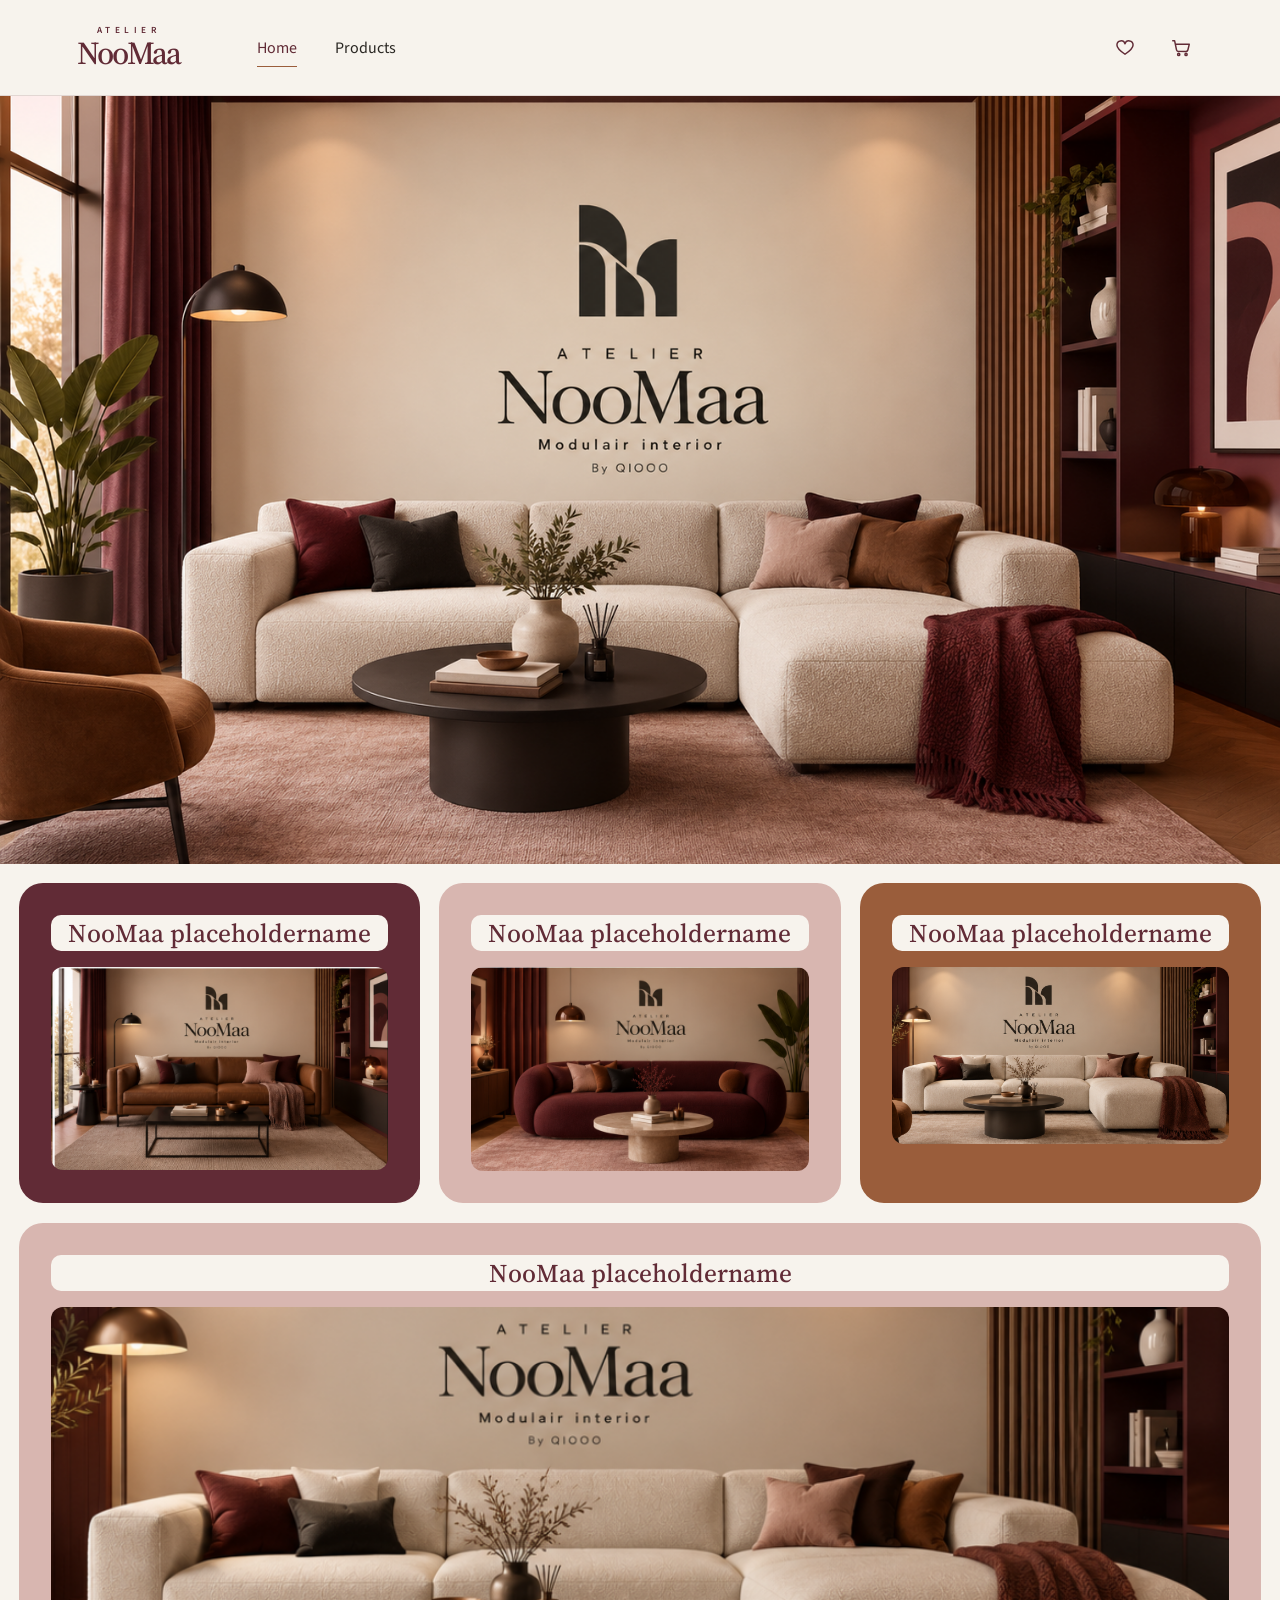
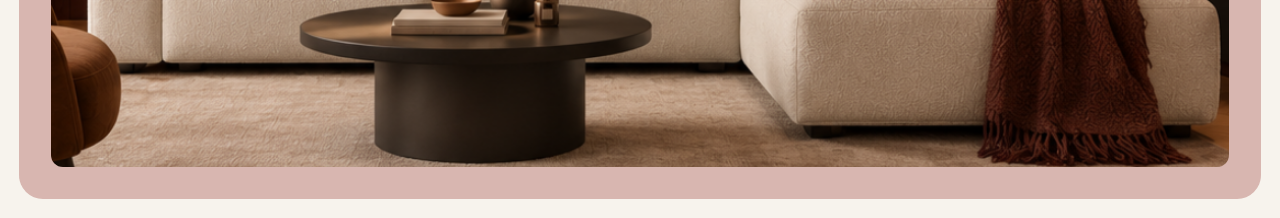
<file: NooMaa-main/index.html>
<!DOCTYPE html>
<html lang="nl">
<head>
    <meta charset="UTF-8">
    <meta name="viewport" content="width=device-width, initial-scale=1.0">
    <meta name="theme-color" content="#f7f3ed">
    <title>NooMaa</title>
    <link rel="preconnect" href="https://fonts.googleapis.com">
    <link rel="preconnect" href="https://fonts.gstatic.com" crossorigin>
    <link href="https://fonts.googleapis.com/css2?family=Source+Sans+3:wght@400;500;600&family=Source+Serif+4:wght@400;500;600&display=swap" rel="stylesheet">
    <link rel="stylesheet" href="CSS/header.css">
    <link rel="stylesheet" href="CSS/index.css">
</head>
<body>
    
    <header class="site-header">
        <a class="brand" href="#home" aria-label="NooMaa - home">
            <span class="brand__eyebrow">ATELIER</span>
            <span class="brand__name">NooMaa</span>
        </a>

        <nav class="main-nav" aria-label="Hoofdnavigatie">
            <a class="main-nav__link main-nav__link--active" href="#home" aria-current="page">Home</a>
            <a class="main-nav__link" href="HTML/products.html">Products</a>
        </nav>

        <div class="header-actions">
            <a class="header-actions__link" href="#favorites" aria-label="Favorieten">
                <svg viewBox="0 0 24 24" aria-hidden="true">
                    <path d="M20.8 8.7c0 4.1-8.8 10.1-8.8 10.1S3.2 12.8 3.2 8.7a4.5 4.5 0 0 1 8.8-1.3 4.5 4.5 0 0 1 8.8 1.3Z"/>
                </svg>
            </a>
            <a class="header-actions__link" href="#cart" aria-label="Winkelmandje">
                <svg viewBox="0 0 24 24" aria-hidden="true">
                    <path d="M3 4h2l2.1 10.1a2 2 0 0 0 2 1.6h8.5a2 2 0 0 0 1.9-1.5L21 8H6"/>
                    <circle cx="9.5" cy="19" r="1.2"/>
                    <circle cx="17.5" cy="19" r="1.2"/>
                </svg>
            </a>
        </div>
    </header>

    <div class="frontimg">
          <img src="img/Burgundy NooMaa Atelier Living Room.png" alt="Front page" class="frontimg__logo">
        </div>

    <section class="product-grid" aria-label="Producten">
        <article class="product1__container">
            <div class="product1">
                <h2 class="product1__title">NooMaa placeholdername</h2>
                <button class="product1__button" aria-label="Bekijk product">
                <img src="img/brownCouchPlaceholder.png" alt="NooMaa product image" class="product1__image">
                </button>
            </div>
        </article>
        <article class="product2__container">
            <div class="product2">
                <h2 class="product2__title">NooMaa placeholdername</h2>
                <button class="product2__button" aria-label="Bekijk product">
                <img src="img/RedCouchPlaceholder.png" alt="NooMaa product image" class="product2__image">
                </button>
            </div>
        </article>
        <article class="product3__container">
            <div class="product3">
                <h2 class="product3__title">NooMaa placeholdername</h2>
                <button class="product3__button" aria-label="Bekijk product">
                    <img src="img/WhiteCouchCropped.png" alt="NooMaa product image" class="product3__image">
                </button>
            </div>
        </article>
        <article class="product4__container">
            <div class="product4">
                <h2 class="product4__title">NooMaa placeholdername</h2>
                <button class="product4__button" aria-label="Bekijk product">
                    <img src="img/WhiteCouchCropped2.png" alt="NooMaa product image" class="product4__image">
                </button>
            </div>
        </article>
    </section>

</body>
</html>
</file>
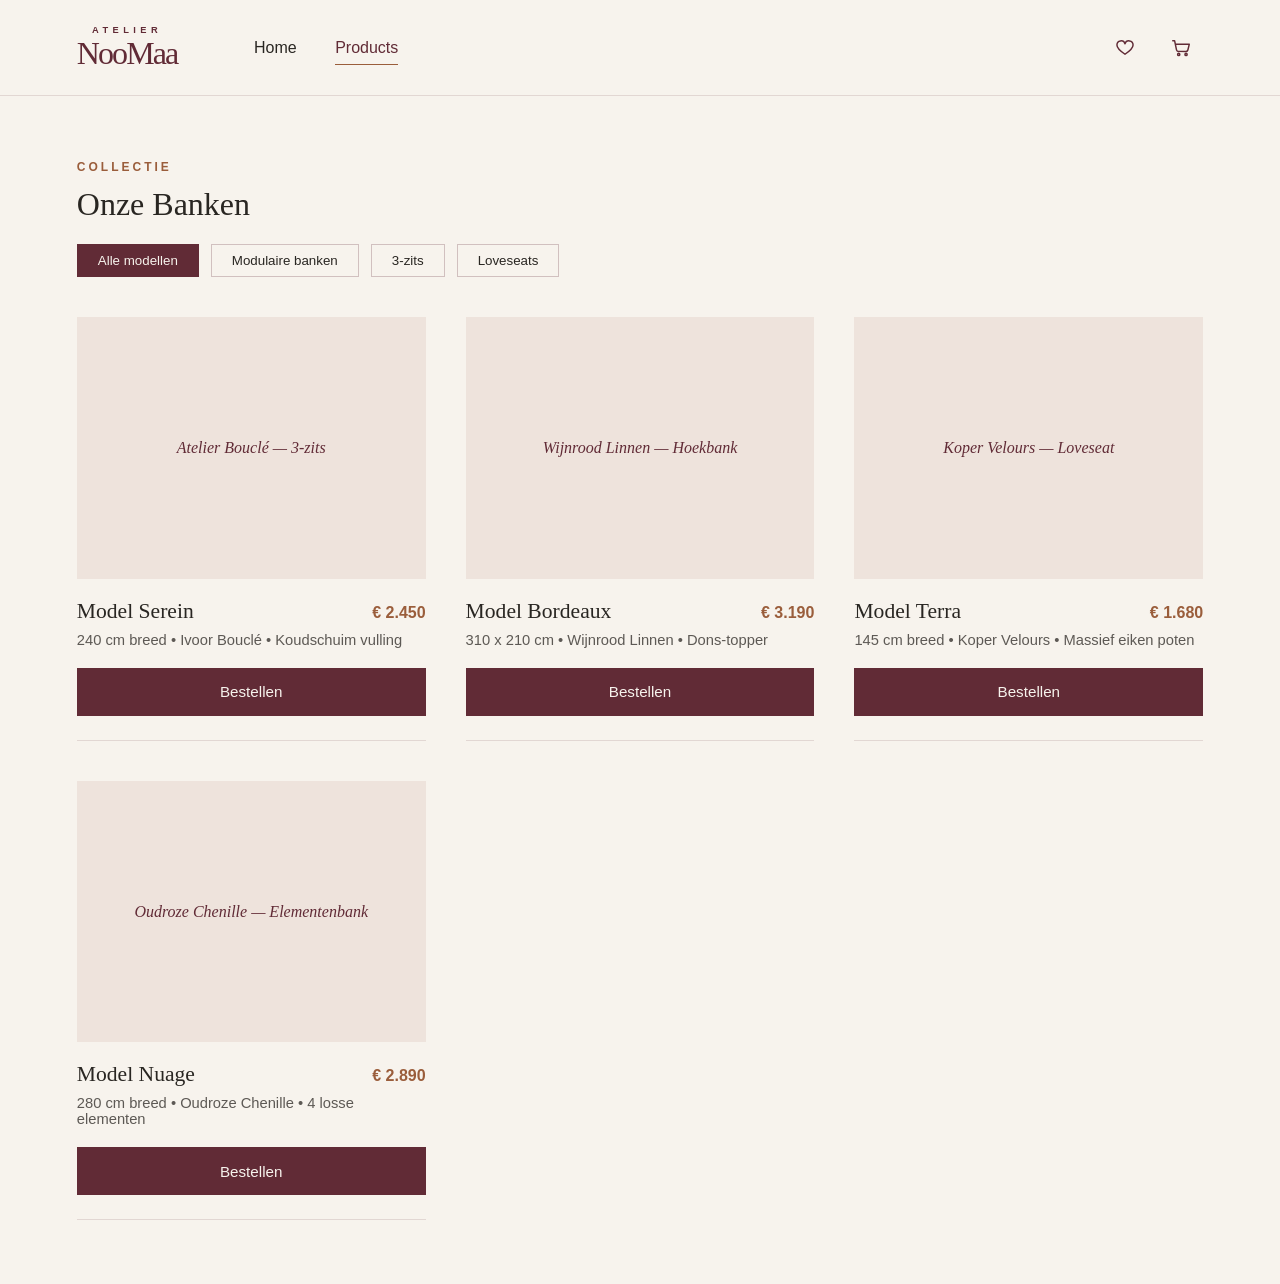
<file: NooMaa-main/HTML/products.html>
<!DOCTYPE html>
<html lang="nl">
<head>
    <meta charset="UTF-8">
    <meta name="viewport" content="width=device-width, initial-scale=1.0">
    <title>Products | NooMaa</title>
    <link rel="stylesheet" href="../CSS/style.css">
    <link rel="stylesheet" href="../CSS/header.css">
</head>
<body>
    <header class="site-header">
        <a class="brand" href="../index.html" aria-label="NooMaa - home">
            <span class="brand__eyebrow">ATELIER</span>
            <span class="brand__name">NooMaa</span>
        </a>

        <nav class="main-nav" aria-label="Hoofdnavigatie">
            <a class="main-nav__link" href="../index.html">Home</a>
            <a class="main-nav__link main-nav__link--active" href="products.html" aria-current="page">Products</a>
        </nav>

        <div class="header-actions">
            <a class="header-actions__link" href="#favorites" aria-label="Favorieten">
                <svg viewBox="0 0 24 24" aria-hidden="true">
                    <path d="M20.8 8.7c0 4.1-8.8 10.1-8.8 10.1S3.2 12.8 3.2 8.7a4.5 4.5 0 0 1 8.8-1.3 4.5 4.5 0 0 1 8.8 1.3Z"/>
                </svg>
            </a>
            <a class="header-actions__link" href="#cart" aria-label="Winkelmandje">
                <svg viewBox="0 0 24 24" aria-hidden="true">
                    <path d="M3 4h2l2.1 10.1a2 2 0 0 0 2 1.6h8.5a2 2 0 0 0 1.9-1.5L21 8H6"/>
                    <circle cx="9.5" cy="19" r="1.2"/>
                    <circle cx="17.5" cy="19" r="1.2"/>
                </svg>
            </a>
        </div>
    </header>


<main>
    
    
    <span class="eyebrow">Collectie</span>
    <h1>Onze Banken</h1>

    <div class="filter-bar" role="group" aria-label="Filter op type bank">
        <button class="filter-btn active" data-filter="all">Alle modellen</button>
        <button class="filter-btn" data-filter="modulaire-bank">Modulaire banken</button>
        <button class="filter-btn" data-filter="3-zits">3-zits</button>
        <button class="filter-btn" data-filter="loveseat">Loveseats</button>
    </div>

    <div class="product-grid" id="catalog-grid">
        <article class="product-card" data-category="3-zits">
            <div class="product-card__media">Atelier Bouclé — 3-zits</div>
            <div class="product-card__meta">
                <h2 class="product-card__title">Model Serein</h2>
                <span class="product-card__price">€ 2.450</span>
            </div>
            <p class="product-card__desc">240 cm breed &bull; Ivoor Bouclé &bull; Koudschuim vulling</p>
            <a class="btn" href="purchase.html?model=serein">Bestellen</a>
        </article>

        <article class="product-card" data-category="modulaire-bank">
            <div class="product-card__media">Wijnrood Linnen — Hoekbank</div>
            <div class="product-card__meta">
                <h2 class="product-card__title">Model Bordeaux</h2>
                <span class="product-card__price">€ 3.190</span>
            </div>
            <p class="product-card__desc">310 x 210 cm &bull; Wijnrood Linnen &bull; Dons-topper</p>
            <a class="btn" href="purchase.html?model=bordeaux">Bestellen</a>
        </article>

        <article class="product-card" data-category="loveseat">
            <div class="product-card__media">Koper Velours — Loveseat</div>
            <div class="product-card__meta">
                <h2 class="product-card__title">Model Terra</h2>
                <span class="product-card__price">€ 1.680</span>
            </div>
            <p class="product-card__desc">145 cm breed &bull; Koper Velours &bull; Massief eiken poten</p>
            <a class="btn" href="purchase.html?model=terra">Bestellen</a>
        </article>

        <article class="product-card" data-category="modulaire-bank">
            <div class="product-card__media">Oudroze Chenille — Elementenbank</div>
            <div class="product-card__meta">
                <h2 class="product-card__title">Model Nuage</h2>
                <span class="product-card__price">€ 2.890</span>
            </div>
            <p class="product-card__desc">280 cm breed &bull; Oudroze Chenille &bull; 4 losse elementen</p>
            <a class="btn" href="purchase.html?model=nuage">Bestellen</a>
        </article>
    </div>
</main>
</body>
</html>
</file>
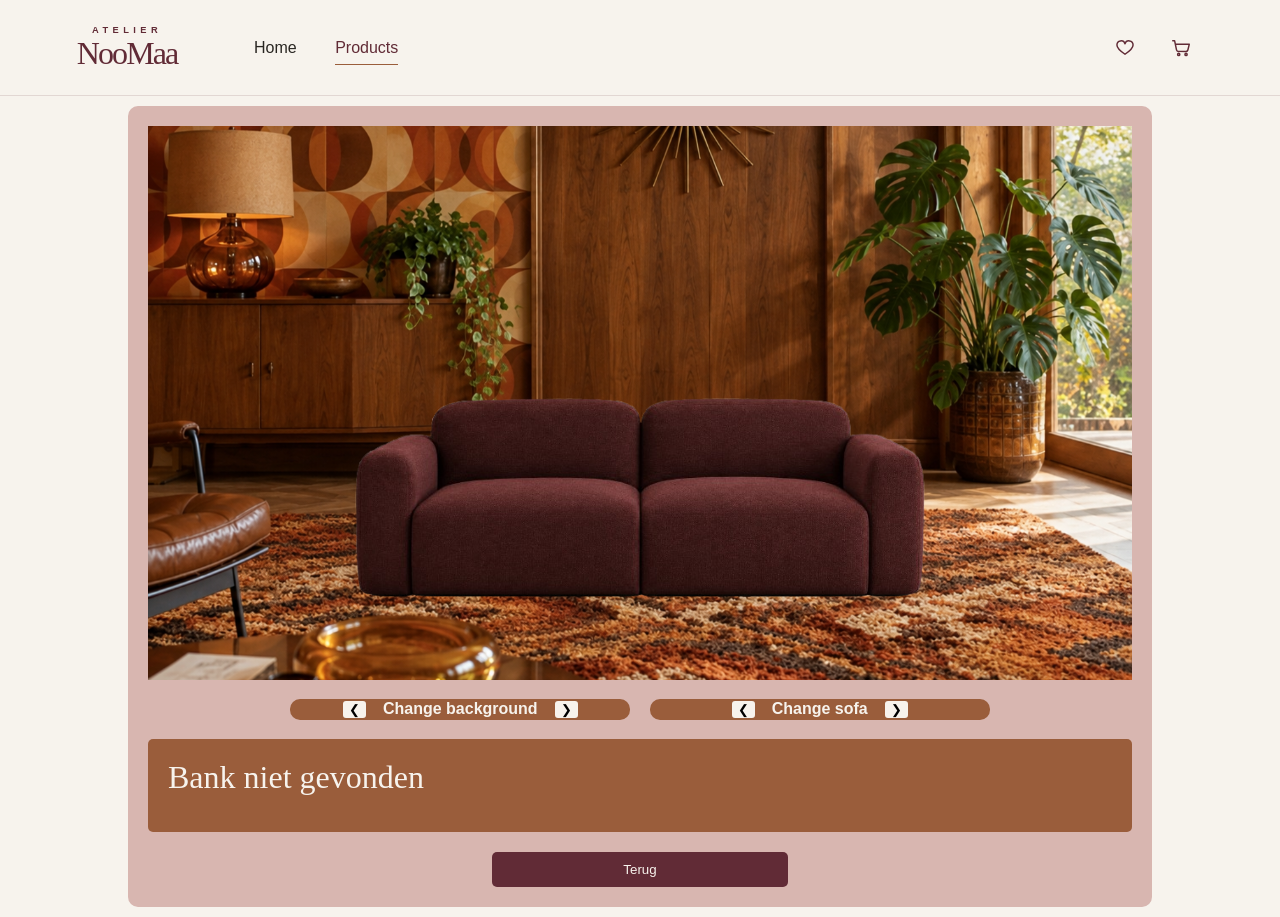
<file: NooMaa-main/HTML/purchase.html>
<!DOCTYPE html>
<html lang="nl">
<head>
    <meta charset="UTF-8">
    <meta name="viewport" content="width=device-width, initial-scale=1.0">
    <title>Jouw bank</title>
    <link rel="stylesheet" href="../CSS/style.css">
    <link rel="stylesheet" href="../CSS/purchase.css">
    <link rel="stylesheet" href="../CSS/header.css">
    <script src="../JS/carousel.js" defer></script>
    <script src="../JS/products.js" defer></script>
</head>
<body>

        <header class="site-header">
        <a class="brand" href="../index.html" aria-label="NooMaa - home">
            <span class="brand__eyebrow">ATELIER</span>
            <span class="brand__name">NooMaa</span>
        </a>

        <nav class="main-nav" aria-label="Hoofdnavigatie">
            <a class="main-nav__link" href="../index.html">Home</a>
            <a class="main-nav__link main-nav__link--active" href="products.html" aria-current="page">Products</a>
        </nav>

        <div class="header-actions">
            <a class="header-actions__link" href="#favorites" aria-label="Favorieten">
                <svg viewBox="0 0 24 24" aria-hidden="true">
                    <path d="M20.8 8.7c0 4.1-8.8 10.1-8.8 10.1S3.2 12.8 3.2 8.7a4.5 4.5 0 0 1 8.8-1.3 4.5 4.5 0 0 1 8.8 1.3Z"/>
                </svg>
            </a>
            <a class="header-actions__link" href="#cart" aria-label="Winkelmandje">
                <svg viewBox="0 0 24 24" aria-hidden="true">
                    <path d="M3 4h2l2.1 10.1a2 2 0 0 0 2 1.6h8.5a2 2 0 0 0 1.9-1.5L21 8H6"/>
                    <circle cx="9.5" cy="19" r="1.2"/>
                    <circle cx="17.5" cy="19" r="1.2"/>
                </svg>
            </a>
        </div>
    </header>

  


  <section class="product-details">
    <!-- carousel -->
    <div class="room">
        <img id="background" src="../img/bg1.png" alt="Woonkamer">
        <img id="sofa" src="../img/bank1.png" alt="Bank">
    </div>

    <div class="controls-row">
    <div class="controls">
        <button id="prev">❮</button>
        <span>Change background</span>
        <button id="next">❯</button>
    </div>

    <div class="controls">
        <button id="prev-sofa">❮</button>
        <span>Change sofa</span>
        <button id="next-sofa">❯</button>
    </div>
    </div>

        <div class="product-info">
        <h1 id="name" class="product-name"></h1>
        <h2 id="price" class="product-price"></h2>
        <p id="description"></p>
        </div>
        <button onclick="history.back()" class="back-button">Terug</button>
    </section>

</body>
</html>
</file>
<file: NooMaa-main/CSS/header.css>
:root {
    color-scheme: light;
    --color-wijnrood: #612b36;
    --color-ivoor: #f7f3ed;
    --color-ink: #292622;
    --color-oudroze: #d8b6b0;
    --color-koper: #9a5d3b;
    --font-heading: "Source Serif 4", Georgia, serif;
    --font-body: "Source Sans 3", Arial, sans-serif;
}

* {
    box-sizing: border-box;
}

body {
    min-width: 320px;
    margin: 0;
    background: var(--color-ivoor);
    color: var(--color-ink);
    font-family: var(--font-body);
}

.site-header {
    display: flex;
    min-height: 96px;
    align-items: center;
    gap: clamp(2rem, 6vw, 5.5rem);
    padding: 1rem clamp(1.25rem, 6vw, 5rem);
    border-bottom: 1px solid rgb(97 43 54 / 14%);
    background: var(--color-ivoor);
}

.brand {
    display: inline-flex;
    flex: 0 0 auto;
    flex-direction: column;
    align-items: center;
    color: var(--color-wijnrood);
    line-height: 1;
    text-decoration: none;
}

.brand__eyebrow {
    margin-bottom: 0.15rem;
    font-size: 0.58rem;
    font-weight: 600;
    letter-spacing: 0.48em;
}

.brand__name {
    font-family: var(--font-heading);
    font-size: 2rem;
    font-weight: 500;
    letter-spacing: -0.06em;
}

.main-nav {
    display: flex;
    align-items: center;
    gap: clamp(1.25rem, 3vw, 2.5rem);
}

.main-nav__link {
    position: relative;
    padding: 0.5rem 0;
    color: var(--color-ink);
    font-size: 1rem;
    text-decoration: none;
    transition: color 160ms ease;
}

.main-nav__link:hover,
.main-nav__link--active {
    color: var(--color-wijnrood);
}

.main-nav__link--active::after {
    position: absolute;
    right: 0;
    bottom: 0;
    left: 0;
    height: 1px;
    background: var(--color-koper);
    content: "";
}

.header-actions {
    display: flex;
    align-items: center;
    gap: 0.75rem;
    margin-left: auto;
}

.header-actions__link {
    display: grid;
    width: 44px;
    height: 44px;
    place-items: center;
    border: 1px solid transparent;
    border-radius: 50%;
    color: var(--color-wijnrood);
    transition: border-color 160ms ease, background-color 160ms ease;
}

.header-actions__link:hover {
    border-color: var(--color-oudroze);
    background: rgb(216 182 176 / 18%);
}

.header-actions__link svg {
    width: 22px;
    height: 22px;
    fill: none;
    stroke: currentColor;
    stroke-linecap: round;
    stroke-linejoin: round;
    stroke-width: 1.6;
}

@media (max-width: 520px) {
    .site-header {
        min-height: 80px;
        gap: 0.6rem;
        padding-inline: 0.75rem;
    }

    .brand__name {
        font-size: 1.45rem;
    }

    .main-nav {
        gap: 0.55rem;
    }

    .main-nav__link {
        font-size: 0.82rem;
    }

    .header-actions {
        gap: 0;
    }

    .header-actions__link {
        width: 34px;
        height: 34px;
    }
}
</file>
<file: NooMaa-main/CSS/index.css>
:root {
    color-scheme: light;
    --color-wijnrood: #612b36;
    --color-ivoor: #f7f3ed;
    --color-ink: #292622;
    --color-oudroze: #d8b6b0;
    --color-koper: #9a5d3b;
    --font-heading: "Source Serif 4", Georgia, serif;
    --font-body: "Source Sans 3", Arial, sans-serif;
}

.frontimg {
    width: 100%;
    height: clamp(400px, 60vw, 825px);
    overflow: hidden;
}

.frontimg__logo {
    display: block;
    width: 100%;
    height: 100%;
    object-fit: cover;
    object-position: center;
}

.product-grid {
    display: grid;
    grid-template-columns: repeat(3, minmax(0, 1fr));
    gap: clamp(0.75rem, 1.5vw, 1.25rem);
    width: 100%;
    margin: 0 auto;
    padding: clamp(0.75rem, 1.5vw, 1.5rem);
}

.product-grid > :nth-child(4) {
    grid-column: 1 / -1;
    

}

.product1__container,
.product2__container,
.product3__container,
.product4__container {
    min-width: 0;
    padding: clamp(1rem, 2.5vw, 2rem);
    overflow: hidden;
    border: 1px solid var(--color-wijnrood / 12%);
    border-radius: 1.5rem;
    background: var(--color-oudroze);
    box-shadow: 0 8px 24px var(--color-ink / 6%);
    transition: transform 300ms ease, box-shadow 300ms ease;
}

.product1__container{
    background: var(--color-wijnrood);
}
.product2__container{
    background: var(--color-oudroze);
}
.product3__container{
    background: var(--color-koper);
}
.product4__container{
    background: var(--color-oudroze);
}

.product1__container:hover,
.product2__container:hover,
.product3__container:hover,
.product4__container:hover {
    transform: translateY(-10px);
    box-shadow: 10px 100px 100px var(--color-ink / 80%);
}

.product1__title,
.product2__title,
.product3__title,
.product4__title {
    margin: 0 0 1rem;
    color: var(--color-wijnrood);
    font-family: var(--font-heading);
    font-size: clamp(1.25rem, 2vw, 1.75rem);
    font-weight: 500;
    text-align: center;
    background: var(--color-ivoor);
    border-radius: 10px;
}

.product1__image,
.product2__image,
.product3__image,
.product4__image {
    display: block;
    width: 100%;
    height: auto;
    border-radius: 0.75rem;
}

.product1__button,
.product2__button,
.product3__button,
.product4__button {
    display: block;
    width: 100%;
    padding: 0;
    border: 0;
    background: transparent;
    line-height: 0;
    cursor: pointer;
}

.product1__button:focus-visible,
.product2__button:focus-visible,
.product3__button:focus-visible,
.product4__button:focus-visible {
    outline: 2px solid var(--color-koper);
    outline-offset: 3px;
}

@media (prefers-reduced-motion: reduce) {
    .product1__container,
    .product2__container,
    .product3__container,
    .product4__container {
        transition: none;
    }
}

@media (max-width: 900px) {
    .product-grid {
        grid-template-columns: repeat(2, minmax(0, 1fr));
    }
}

@media (max-width: 600px) {
    .product-grid {
        grid-template-columns: 1fr;
    }
}
</file>
<file: NooMaa-main/CSS/style.css>
/* CSS/style.css */
*, *::before, *::after {
    box-sizing: border-box;
}

main {
    max-width: 1280px;
    margin: 0 auto;
    padding: clamp(2rem, 5vw, 4rem) clamp(1.25rem, 6vw, 5rem);
}

/* Typography & Buttons */
h1, h2, h3 {
    font-family: var(--font-heading);
    font-weight: 500;
    margin-top: 0;
    color: var(--color-ink);
}

.eyebrow {
    display: block;
    font-size: 0.75rem;
    font-weight: 600;
    letter-spacing: 0.25em;
    text-transform: uppercase;
    color: var(--color-koper);
    margin-bottom: 0.75rem;
}

.btn {
    display: inline-flex;
    align-items: center;
    justify-content: center;
    padding: 0.9rem 2rem;
    font-family: var(--font-body);
    font-size: 0.95rem;
    font-weight: 500;
    text-decoration: none;
    border: 1px solid var(--color-wijnrood);
    background: var(--color-wijnrood);
    color: var(--color-ivoor);
    cursor: pointer;
    transition: background 180ms ease, color 180ms ease;
}

.btn:hover {
    background: transparent;
    color: var(--color-wijnrood);
}

.btn--outline {
    background: transparent;
    color: var(--color-wijnrood);
}

.btn--outline:hover {
    background: var(--color-wijnrood);
    color: var(--color-ivoor);
}

/* Hero Section */
.hero {
    display: grid;
    grid-template-columns: 1fr 1.1fr;
    gap: clamp(2rem, 5vw, 4rem);
    align-items: center;
    padding-bottom: 4rem;
    border-bottom: 1px solid rgb(97 43 54 / 14%);
}

.hero__title {
    font-size: clamp(2.4rem, 4.5vw, 3.8rem);
    line-height: 1.1;
    margin-bottom: 1.25rem;
}

.hero__text {
    font-size: 1.1rem;
    line-height: 1.6;
    color: rgb(41 38 34 / 80%);
    margin-bottom: 2rem;
}

.hero__visual {
    aspect-ratio: 4 / 3;
    background: linear-gradient(135deg, var(--color-oudroze), rgb(154 93 59 / 35%));
    border-radius: 4px;
    display: grid;
    place-items: center;
    position: relative;
    overflow: hidden;
}

/* Product Grid & Cards */
.section-header {
    display: flex;
    justify-content: space-between;
    align-items: flex-end;
    margin: 3.5rem 0 2rem;
}

.filter-bar {
    display: flex;
    gap: 0.75rem;
    flex-wrap: wrap;
    margin-bottom: 2.5rem;
}

.filter-btn {
    padding: 0.5rem 1.25rem;
    border: 1px solid rgb(97 43 54 / 25%);
    background: transparent;
    color: var(--color-ink);
    font-family: var(--font-body);
    cursor: pointer;
    transition: all 160ms ease;
}

.filter-btn.active, .filter-btn:hover {
    border-color: var(--color-wijnrood);
    background: var(--color-wijnrood);
    color: var(--color-ivoor);
}

.product-grid {
    display: grid;
    grid-template-columns: repeat(auto-fill, minmax(290px, 1fr));
    gap: 2.5rem;
}

.product-card {
    display: flex;
    flex-direction: column;
    border-bottom: 1px solid rgb(97 43 54 / 14%);
    padding-bottom: 1.5rem;
}

.product-card__media {
    aspect-ratio: 4 / 3;
    background: rgb(216 182 176 / 28%);
    margin-bottom: 1.25rem;
    display: grid;
    place-items: center;
    color: var(--color-wijnrood);
    font-family: var(--font-heading);
    font-style: italic;
}

.product-card__meta {
    display: flex;
    justify-content: space-between;
    align-items: baseline;
    margin-bottom: 0.5rem;
}

.product-card__title {
    font-size: 1.35rem;
    margin: 0;
}

.product-card__price {
    font-weight: 600;
    color: var(--color-koper);
}

.product-card__desc {
    font-size: 0.92rem;
    color: rgb(41 38 34 / 75%);
    margin: 0 0 1.25rem;
    flex-grow: 1;
}
</file>
<file: NooMaa-main/CSS/purchase.css>
:root {
    color-scheme: light;
    --color-wijnrood: #612b36;
    --color-ivoor: #f7f3ed;
    --color-ink: #292622;
    --color-oudroze: #d8b6b0;
    --color-koper: #9a5d3b;
    --font-heading: "Source Serif 4", Georgia, serif;
    --font-body: "Source Sans 3", Arial, sans-serif;
}
    
    .room {
        position: relative;
        width: 100%;
        max-width: 100%;
        aspect-ratio: 16 / 9;
        overflow: hidden;
        margin: 0 auto;
    }

    #background {
        width: 100%;
        height: 100%;
        object-fit: cover;
        display: block;
    }

    #sofa {
        position: absolute;
        width: 60%;
        height: auto;

        /* Plaats bank in woonkamer */
        left: 50%;
        bottom: 7%;
        transform: translateX(-50%);

        object-fit: contain;
    }

    .controls {
        display: flex;
        justify-content: center;
        align-items: center;
        gap: 15px;
        background-color: var(--color-koper);
        color: var(--color-ivoor);
        width: 100%;
        border-radius: 10px;
        font-weight: bold;
    }

    .controls button {
        cursor: pointer;
        background-color: var(--color-ivoor );
        border: 2px solid var(--color-koper);
        border-radius: 5px;
    }

    .product-details{
        max-width: 80%;
        margin: 10px auto;
        padding: 20px;
        background-color: var(--color-oudroze);
        color: var(--color-ivoor);
        border-radius: 10px;
    }

    .product-info {
        background-color: var(--color-koper);    
        padding: 20px;
        border-radius: 5px;
    }

    .product-name {
        font-family: var(--font-heading);
        font-size: 2rem;
        color: var(--color-ivoor);
        margin-bottom: 10px;
    }

    .product-price {
        font-family: var(--font-body);
        font-size: 1.5rem;
        color: var(--color-ivoor);
        margin-bottom: 10px;
    }

    .back-button {
        display: block;
        margin: 20px auto 0;
        padding: 10px 20px;
        background-color: var(--color-wijnrood);
        color: var(--color-ivoor);
        border: none;
        width: 30%;
        border-radius: 5px;
        cursor: pointer;
    }

    .controls-row {
    display: grid;
    grid-template-columns: repeat(2, minmax(0, 1fr));
    gap: clamp(0.75rem, 1.5vw, 1.25rem);
    width: 75%;
    margin: 0 auto;
    padding: clamp(0.75rem, 1.5vw, 1.5rem);
}

    @media (max-width: 520px) {
        .back-link {
            top: 92px;
            right: 12px;
        }
    }
</file>
